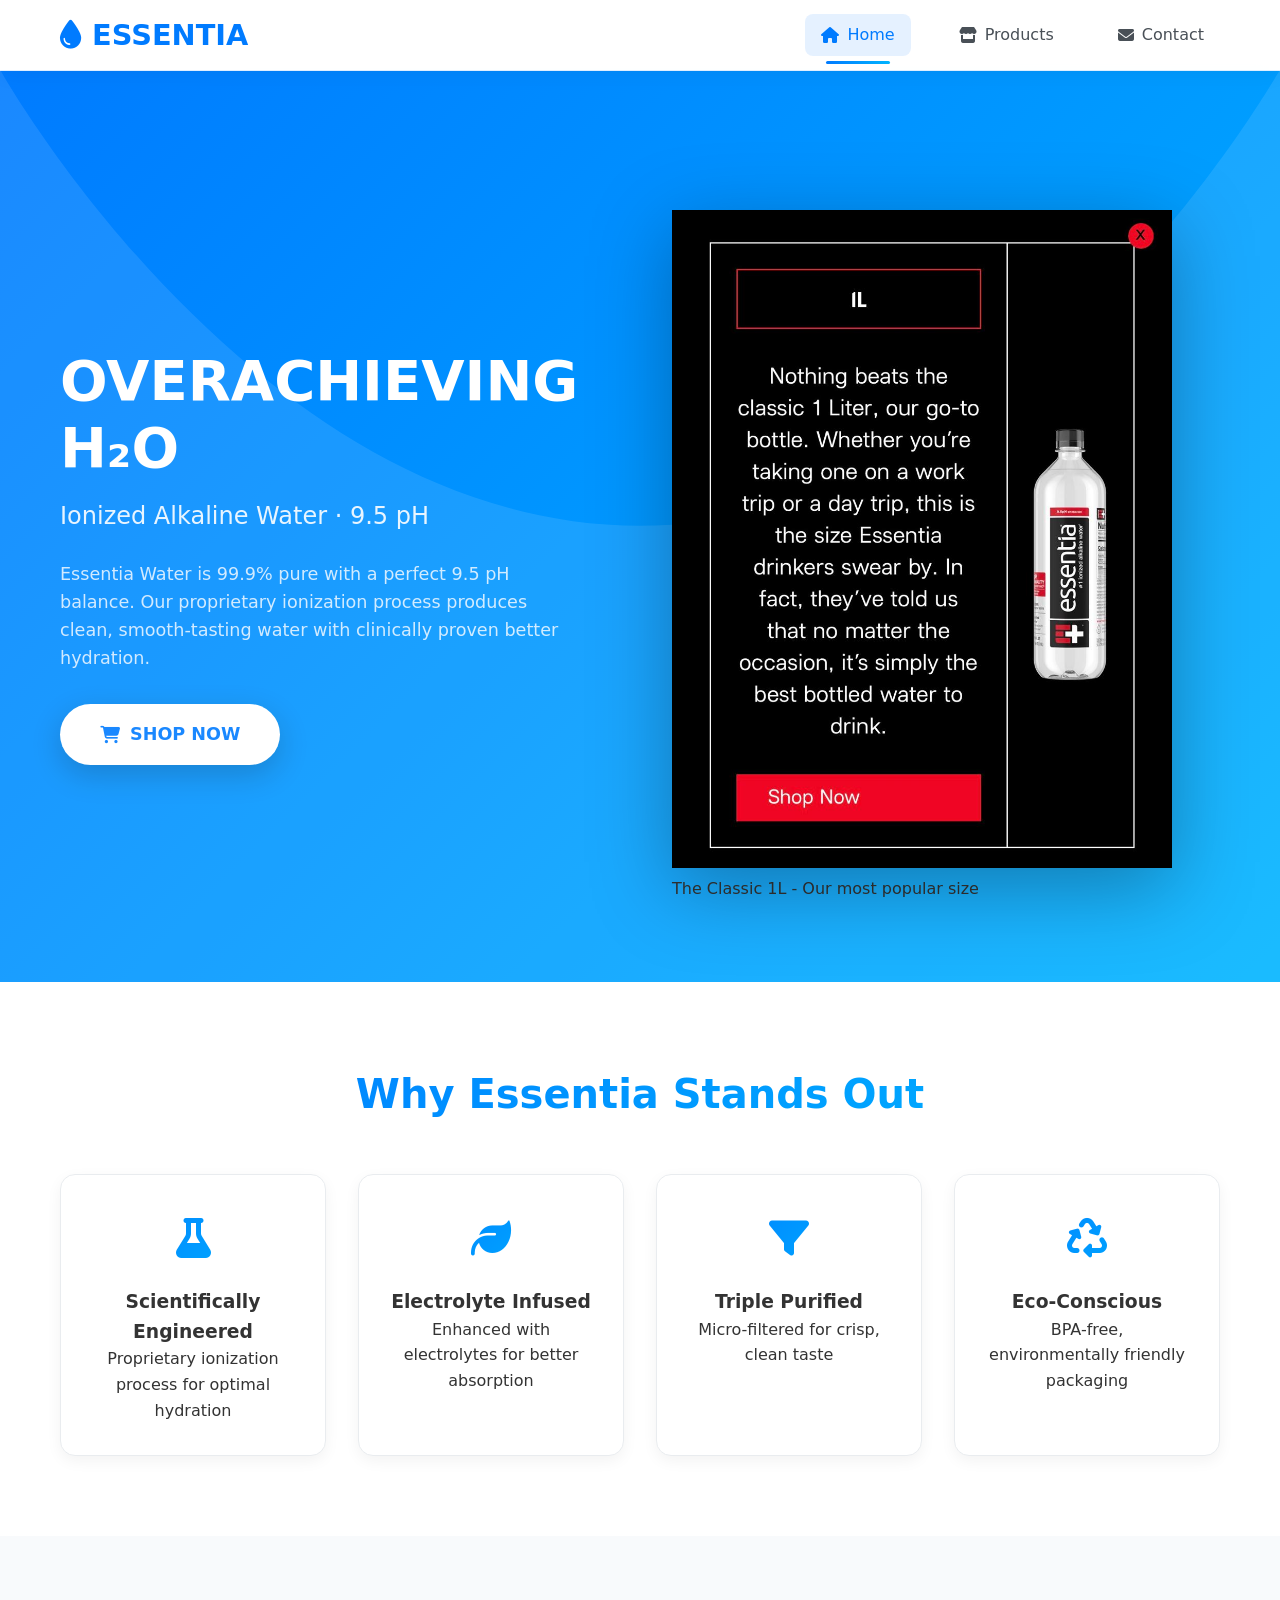
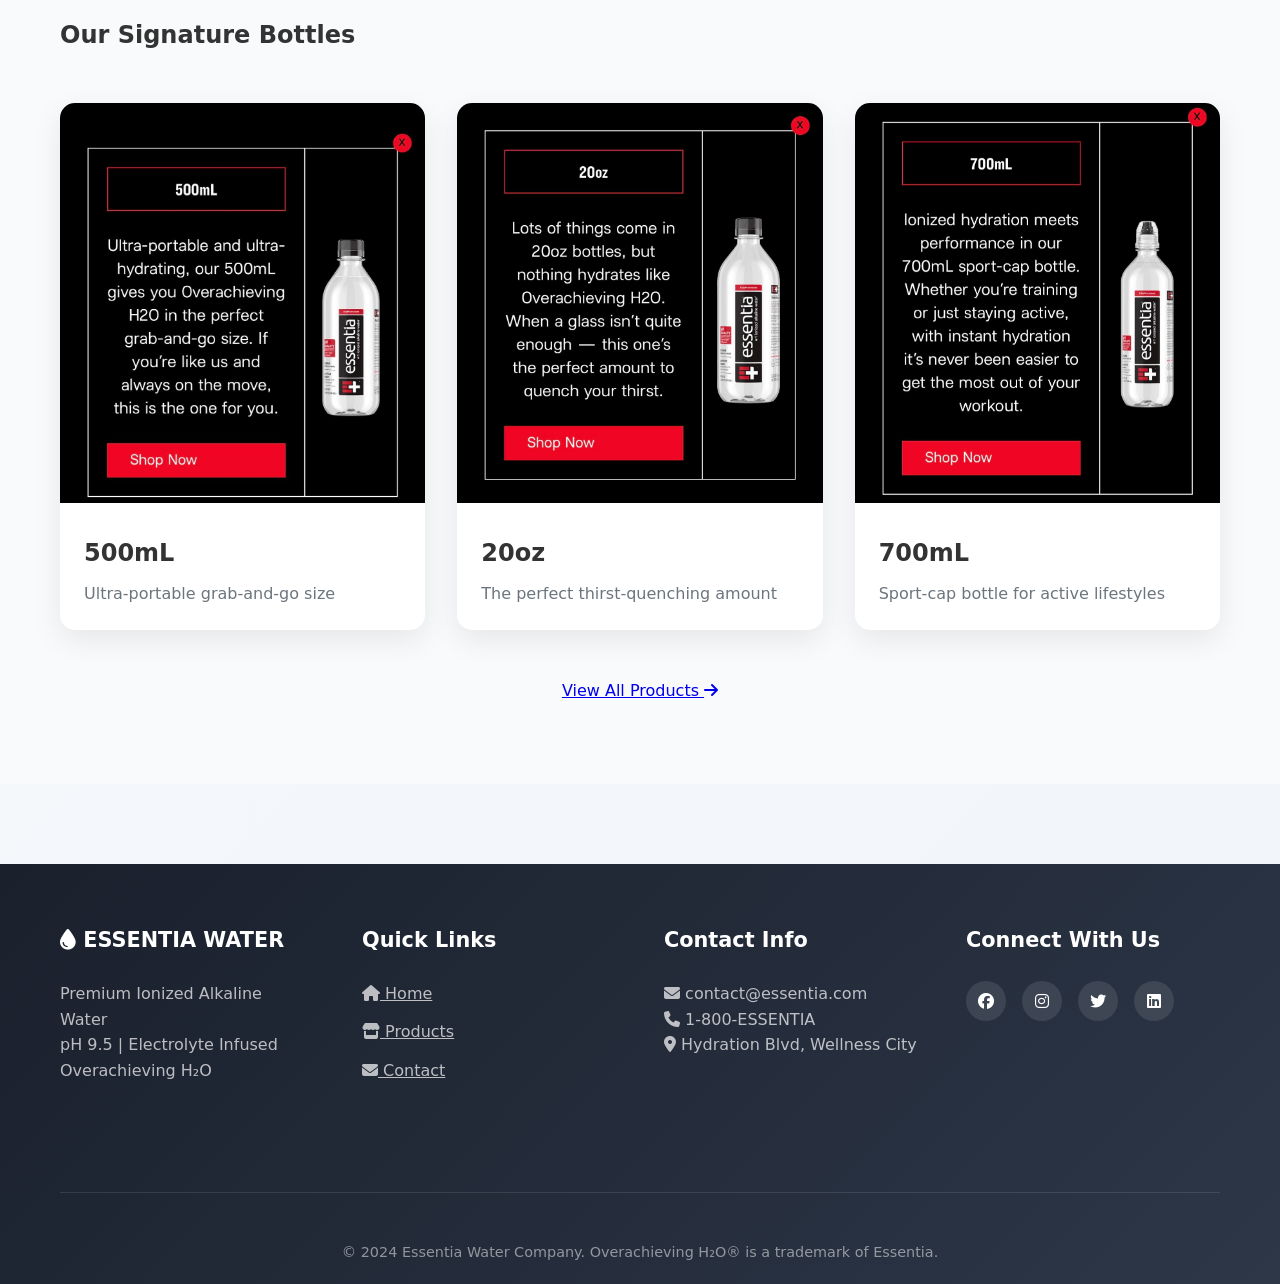
<file: index.html>
<!DOCTYPE html>
<html lang="en">
  <head>
    <meta charset="UTF-8" />
    <meta name="viewport" content="width=device-width, initial-scale=1.0" />
    <title>Essentia Water | Premium Alkaline Water</title>
    <link rel="stylesheet" href="style.css" />
    <link rel="preconnect" href="https://fonts.googleapis.com" />
    <link rel="preconnect" href="https://fonts.gstatic.com" crossorigin />
    <link
      href="https://fonts.googleapis.com/css2?family=Poppins:wght@300;400;500;600;700&family=Montserrat:wght@400;500;600;700&display=swap"
      rel="stylesheet"
    />
    <link
      rel="stylesheet"
      href="https://cdnjs.cloudflare.com/ajax/libs/font-awesome/6.4.0/css/all.min.css"
    />
  </head>
  <body>
    
    <header class="header">
      <div class="container">
        <div class="logo">
          <h1><i class="fas fa-tint"></i> ESSENTIA</h1>
          <!-- <span class="tagline">Overachieving H₂O · pH 9.5</span> -->
        </div>

        
        <nav class="navbar">
          <ul>
            <li>
              <a href="index.html" class="active"
                ><i class="fas fa-home"></i> Home</a
              >
            </li>
            <li>
              <a href="products.html"><i class="fas fa-store"></i> Products</a>
            </li>
            <li>
              <a href="contact.html"><i class="fas fa-envelope"></i> Contact</a>
            </li>
          </ul>
        </nav>
      </div>
    </header>

    
    <section class="hero">
      <div class="container hero-content">
        <div class="hero-text">
          <h2>OVERACHIEVING H₂O</h2>
          <h3>Ionized Alkaline Water · 9.5 pH</h3>
          <p>
            Essentia Water is 99.9% pure with a perfect 9.5 pH balance. Our
            proprietary ionization process produces clean, smooth-tasting water
            with clinically proven better hydration.
          </p>
          <a href="products.html" class="cta-button"
            ><i class="fas fa-shopping-cart"></i> SHOP NOW</a
          >
        </div>
        <div class="hero-image">
          <img
            src="assets/image/IMG_3877.jpeg.jpeg"
            alt="Essentia 1 Liter Alkaline Water Bottle"
            class="bottle-image"
          />
          <p class="image-caption">The Classic 1L - Our most popular size</p>
        </div>
      </div>
    </section>

    
    <section class="features">
      <div class="container">
        <h2>Why Essentia Stands Out</h2>
        <div class="features-grid">
          <div class="feature-card">
            <div class="feature-icon"><i class="fas fa-flask"></i></div>
            <h3>Scientifically Engineered</h3>
            <p>Proprietary ionization process for optimal hydration</p>
          </div>
          <div class="feature-card">
            <div class="feature-icon"><i class="fas fa-leaf"></i></div>
            <h3>Electrolyte Infused</h3>
            <p>Enhanced with electrolytes for better absorption</p>
          </div>
          <div class="feature-card">
            <div class="feature-icon"><i class="fas fa-filter"></i></div>
            <h3>Triple Purified</h3>
            <p>Micro-filtered for crisp, clean taste</p>
          </div>
          <div class="feature-card">
            <div class="feature-icon"><i class="fas fa-recycle"></i></div>
            <h3>Eco-Conscious</h3>
            <p>BPA-free, environmentally friendly packaging</p>
          </div>
        </div>
      </div>
    </section>

    
    <section class="product-preview">
      <div class="container">
        <h2>Our Signature Bottles</h2>
        <div class="preview-grid">
          <div class="preview-card">
            <img src="assets/image/IMG_3874.jpeg.jpeg" alt="500mL Essentia Water" />
            <h3>500mL</h3>
            <p>Ultra-portable grab-and-go size</p>
          </div>
          <div class="preview-card">
            <img src="assets/image/IMG_3875.jpeg.jpeg" alt="Essentia Water" />
            <h3>20oz</h3>
            <p>The perfect thirst-quenching amount</p>
          </div>
          <div class="preview-card">
            <img src="assets/image/IMG_3876.jpeg.jpeg" alt="700mL Essentia Water" />
            <h3>700mL</h3>
            <p>Sport-cap bottle for active lifestyles</p>
          </div>
        </div>
        <div class="text-center">
          <a href="products.html" class="secondary-button"
            >View All Products <i class="fas fa-arrow-right"></i
          ></a>
        </div>
      </div>
    </section>

    
    <footer class="footer">
      <div class="container">
        <div class="footer-section">
          <h3><i class="fas fa-tint"></i> ESSENTIA WATER</h3>
          <p>
            Premium Ionized Alkaline Water<br />pH 9.5 | Electrolyte Infused<br />Overachieving
            H₂O
          </p>
        </div>
        <div class="footer-section">
          <h3>Quick Links</h3>
          <ul>
            <li>
              <a href="index.html"><i class="fas fa-home"></i> Home</a>
            </li>
            <li>
              <a href="products.html"><i class="fas fa-store"></i> Products</a>
            </li>
            <li>
              <a href="contact.html"><i class="fas fa-envelope"></i> Contact</a>
            </li>
          </ul>
        </div>
        <div class="footer-section">
          <h3>Contact Info</h3>
          <p><i class="fas fa-envelope"></i> contact@essentia.com</p>
          <p><i class="fas fa-phone"></i> 1-800-ESSENTIA</p>
          <p>
            <i class="fas fa-map-marker-alt"></i> Hydration Blvd, Wellness City
          </p>
        </div>
        <div class="footer-section">
          <h3>Connect With Us</h3>
          <div class="social-icons">
            <a href="#"><i class="fab fa-facebook"></i></a>
            <a href="#"><i class="fab fa-instagram"></i></a>
            <a href="#"><i class="fab fa-twitter"></i></a>
            <a href="#"><i class="fab fa-linkedin"></i></a>
          </div>
        </div>
        <div class="footer-bottom">
          <p>
            &copy; 2024 Essentia Water Company. Overachieving H₂O® is a
            trademark of Essentia.
          </p>
        </div>
      </div>
    </footer>
  </body>
</html>
</file>
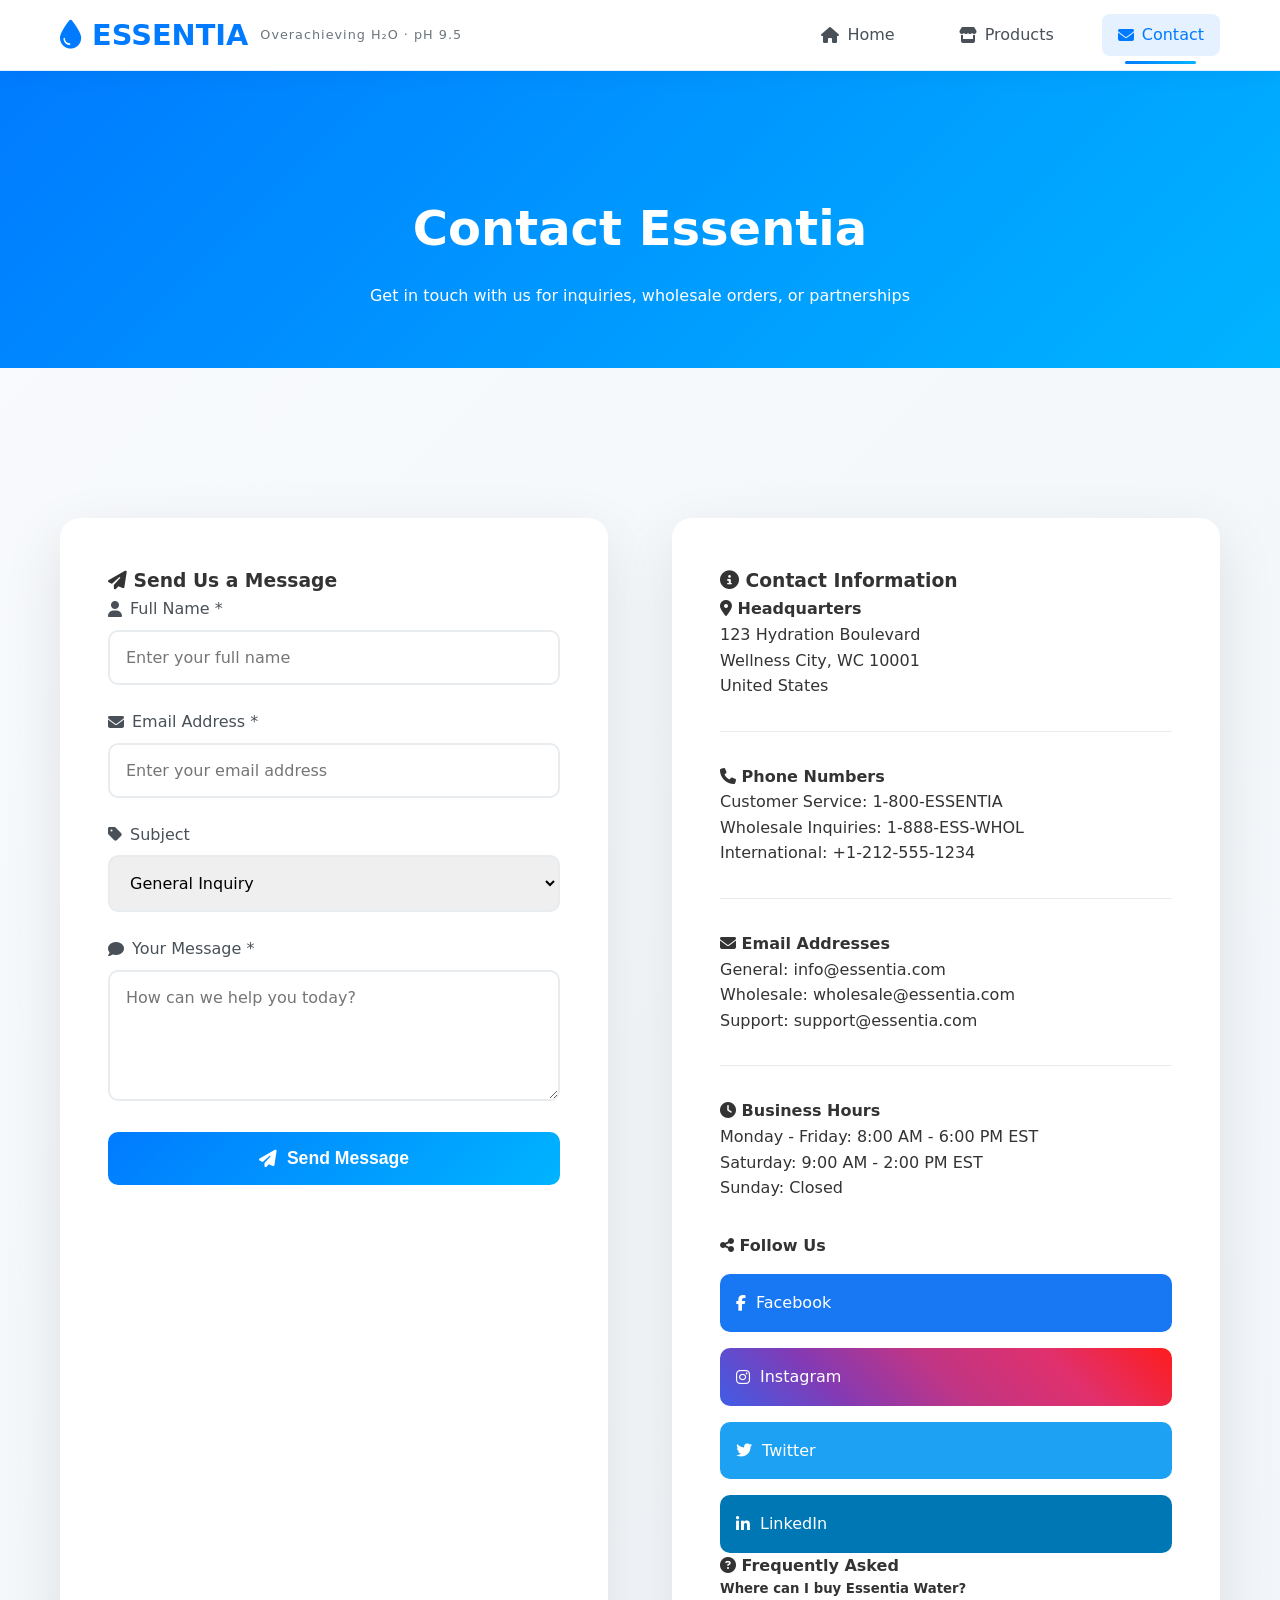
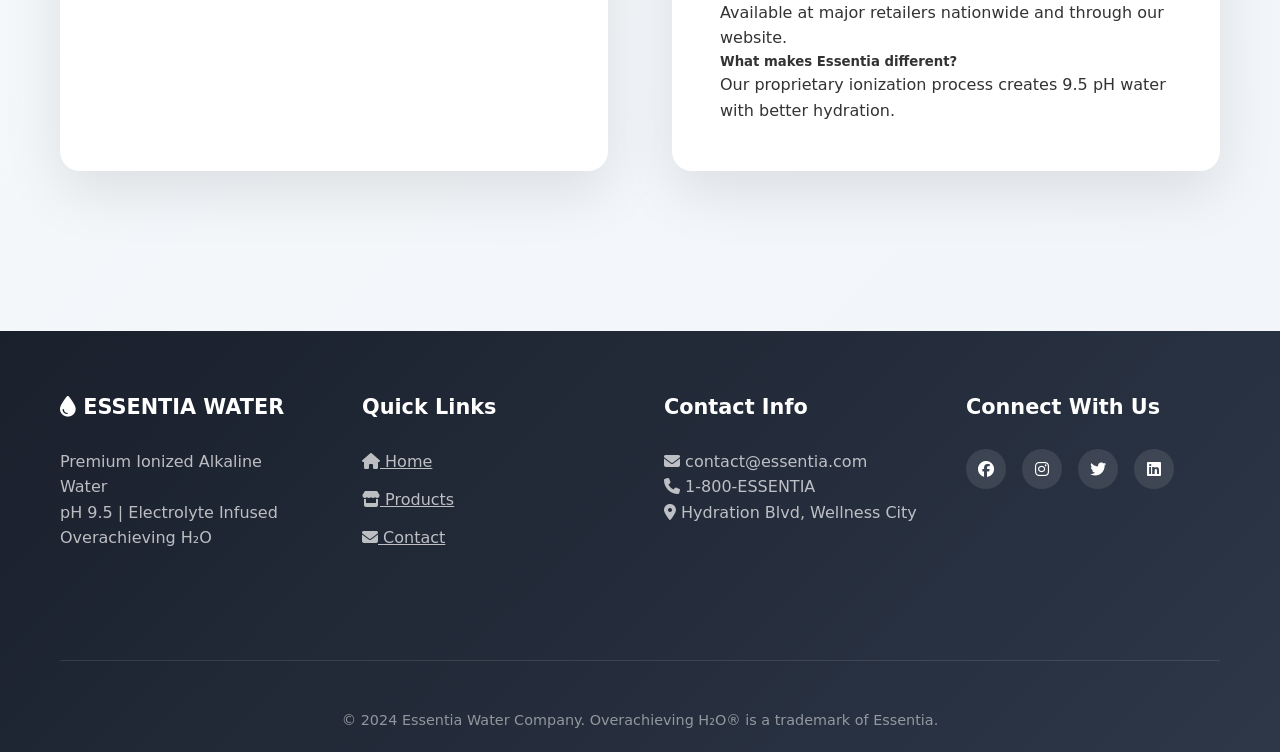
<file: contact.html>
<!DOCTYPE html>
<html lang="en">
<head>
    <meta charset="UTF-8">
    <meta name="viewport" content="width=device-width, initial-scale=1.0">
    <title>Contact Us | Essentia Water</title>
    <link rel="stylesheet" href="style.css">
    <link rel="preconnect" href="https://fonts.googleapis.com">
    <link rel="preconnect" href="https://fonts.gstatic.com" crossorigin>
    <link href="https://fonts.googleapis.com/css2?family=Poppins:wght@300;400;500;600;700&family=Montserrat:wght@400;500;600;700&display=swap" rel="stylesheet">
    <link rel="stylesheet" href="https://cdnjs.cloudflare.com/ajax/libs/font-awesome/6.4.0/css/all.min.css">
</head>
<body>
    
    <header class="header">
        <div class="container">
            <div class="logo">
                <h1><i class="fas fa-tint"></i> ESSENTIA</h1>
                <span class="tagline">Overachieving H₂O · pH 9.5</span>
            </div>
            
           
            <nav class="navbar">
                <ul>
                    <li><a href="index.html"><i class="fas fa-home"></i> Home</a></li>
                    <li><a href="products.html"><i class="fas fa-store"></i> Products</a></li>
                    <li><a href="contact.html" class="active"><i class="fas fa-envelope"></i> Contact</a></li>
                </ul>
            </nav>
        </div>
    </header>

    
    <section class="page-hero">
        <div class="container">
            <h2>Contact Essentia</h2>
            <p>Get in touch with us for inquiries, wholesale orders, or partnerships</p>
        </div>
    </section>

    
    <section class="contact-section">
        <div class="container">
            <div class="contact-grid">
                
                <div class="contact-form-container">
                    <h3><i class="fas fa-paper-plane"></i> Send Us a Message</h3>
                    <form class="contact-form">
                        <div class="form-group">
                            <label for="name"><i class="fas fa-user"></i> Full Name *</label>
                            <input type="text" id="name" name="name" placeholder="Enter your full name" required>
                        </div>
                        
                        <div class="form-group">
                            <label for="email"><i class="fas fa-envelope"></i> Email Address *</label>
                            <input type="email" id="email" name="email" placeholder="Enter your email address" required>
                        </div>
                        
                        <div class="form-group">
                            <label for="subject"><i class="fas fa-tag"></i> Subject</label>
                            <select id="subject" name="subject">
                                <option value="general">General Inquiry</option>
                                <option value="wholesale">Wholesale Order</option>
                                <option value="partnership">Partnership Opportunity</option>
                                <option value="support">Customer Support</option>
                                <option value="other">Other</option>
                            </select>
                        </div>
                        
                        <div class="form-group">
                            <label for="message"><i class="fas fa-comment"></i> Your Message *</label>
                            <textarea id="message" name="message" rows="5" placeholder="How can we help you today?" required></textarea>
                        </div>
                        
                        <button type="submit" class="submit-button"><i class="fas fa-paper-plane"></i> Send Message</button>
                    </form>
                </div>

                
                <div class="contact-info-container">
                    <h3><i class="fas fa-info-circle"></i> Contact Information</h3>
                    
                    <div class="contact-details">
                        <div class="contact-item">
                            <h4><i class="fas fa-map-marker-alt"></i> Headquarters</h4>
                            <p>123 Hydration Boulevard<br>Wellness City, WC 10001<br>United States</p>
                        </div>
                        
                        <div class="contact-item">
                            <h4><i class="fas fa-phone"></i> Phone Numbers</h4>
                            <p>Customer Service: 1-800-ESSENTIA<br>Wholesale Inquiries: 1-888-ESS-WHOL<br>International: +1-212-555-1234</p>
                        </div>
                        
                        <div class="contact-item">
                            <h4><i class="fas fa-envelope"></i> Email Addresses</h4>
                            <p>General: info@essentia.com<br>Wholesale: wholesale@essentia.com<br>Support: support@essentia.com</p>
                        </div>
                        
                        <div class="contact-item">
                            <h4><i class="fas fa-clock"></i> Business Hours</h4>
                            <p>Monday - Friday: 8:00 AM - 6:00 PM EST<br>Saturday: 9:00 AM - 2:00 PM EST<br>Sunday: Closed</p>
                        </div>
                    </div>

                    
                    <div class="social-section">
                        <h4><i class="fas fa-share-alt"></i> Follow Us</h4>
                        <div class="social-links">
                            <a href="#" class="social-link facebook"><i class="fab fa-facebook-f"></i> Facebook</a>
                            <a href="#" class="social-link instagram"><i class="fab fa-instagram"></i> Instagram</a>
                            <a href="#" class="social-link twitter"><i class="fab fa-twitter"></i> Twitter</a>
                            <a href="#" class="social-link linkedin"><i class="fab fa-linkedin-in"></i> LinkedIn</a>
                        </div>
                    </div>

                    
                    <div class="faq-preview">
                        <h4><i class="fas fa-question-circle"></i> Frequently Asked</h4>
                        <div class="faq-item">
                            <h5>Where can I buy Essentia Water?</h5>
                            <p>Available at major retailers nationwide and through our website.</p>
                        </div>
                        <div class="faq-item">
                            <h5>What makes Essentia different?</h5>
                            <p>Our proprietary ionization process creates 9.5 pH water with better hydration.</p>
                        </div>
                    </div>
                </div>
            </div>
        </div>
    </section>

   
    <footer class="footer">
        <div class="container">
            <div class="footer-section">
                <h3><i class="fas fa-tint"></i> ESSENTIA WATER</h3>
                <p>Premium Ionized Alkaline Water<br>pH 9.5 | Electrolyte Infused<br>Overachieving H₂O</p>
            </div>
            <div class="footer-section">
                <h3>Quick Links</h3>
                <ul>
                    <li><a href="index.html"><i class="fas fa-home"></i> Home</a></li>
                    <li><a href="products.html"><i class="fas fa-store"></i> Products</a></li>
                    <li><a href="contact.html"><i class="fas fa-envelope"></i> Contact</a></li>
                </ul>
            </div>
            <div class="footer-section">
                <h3>Contact Info</h3>
                <p><i class="fas fa-envelope"></i> contact@essentia.com</p>
                <p><i class="fas fa-phone"></i> 1-800-ESSENTIA</p>
                <p><i class="fas fa-map-marker-alt"></i> Hydration Blvd, Wellness City</p>
            </div>
            <div class="footer-section">
                <h3>Connect With Us</h3>
                <div class="social-icons">
                    <a href="#"><i class="fab fa-facebook"></i></a>
                    <a href="#"><i class="fab fa-instagram"></i></a>
                    <a href="#"><i class="fab fa-twitter"></i></a>
                    <a href="#"><i class="fab fa-linkedin"></i></a>
                </div>
            </div>
            <div class="footer-bottom">
                <p>&copy; 2024 Essentia Water Company. Overachieving H₂O® is a trademark of Essentia.</p>
            </div>
        </div>
    </footer>
</body>
</html>
</file>
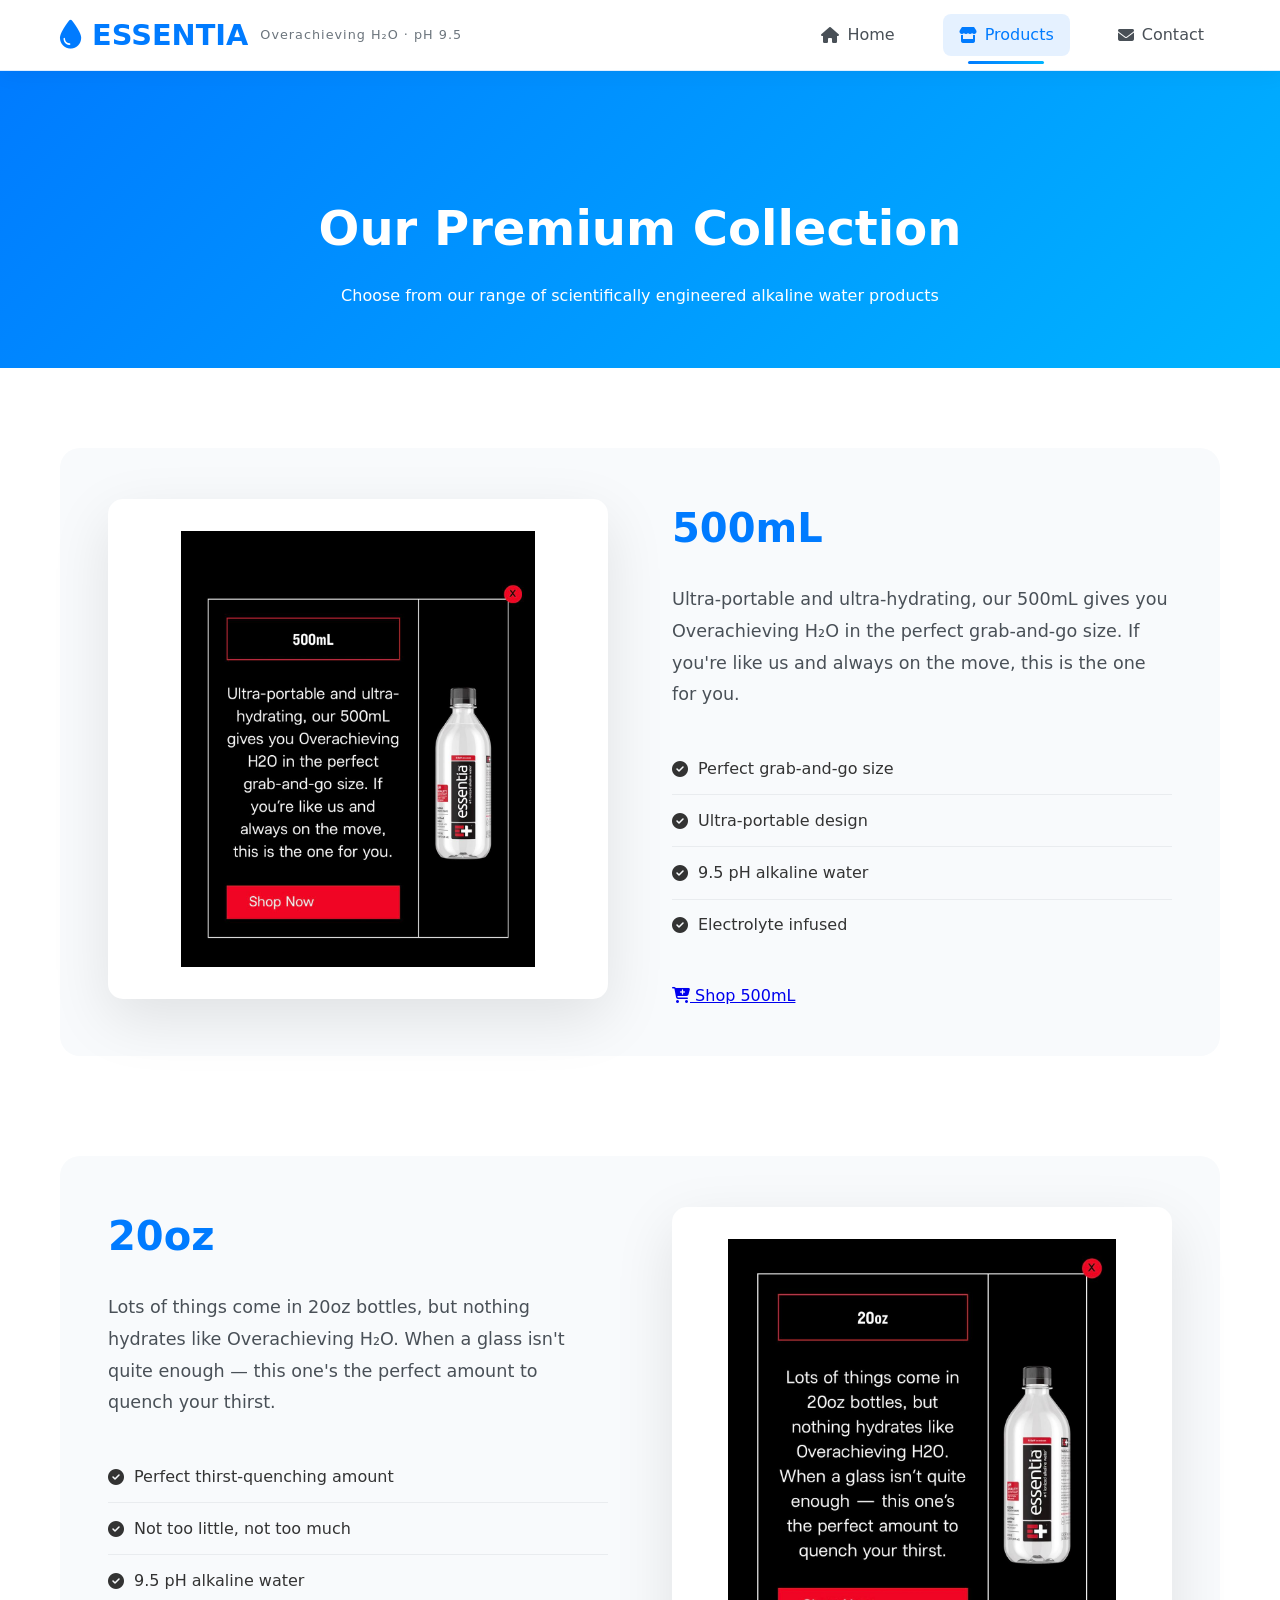
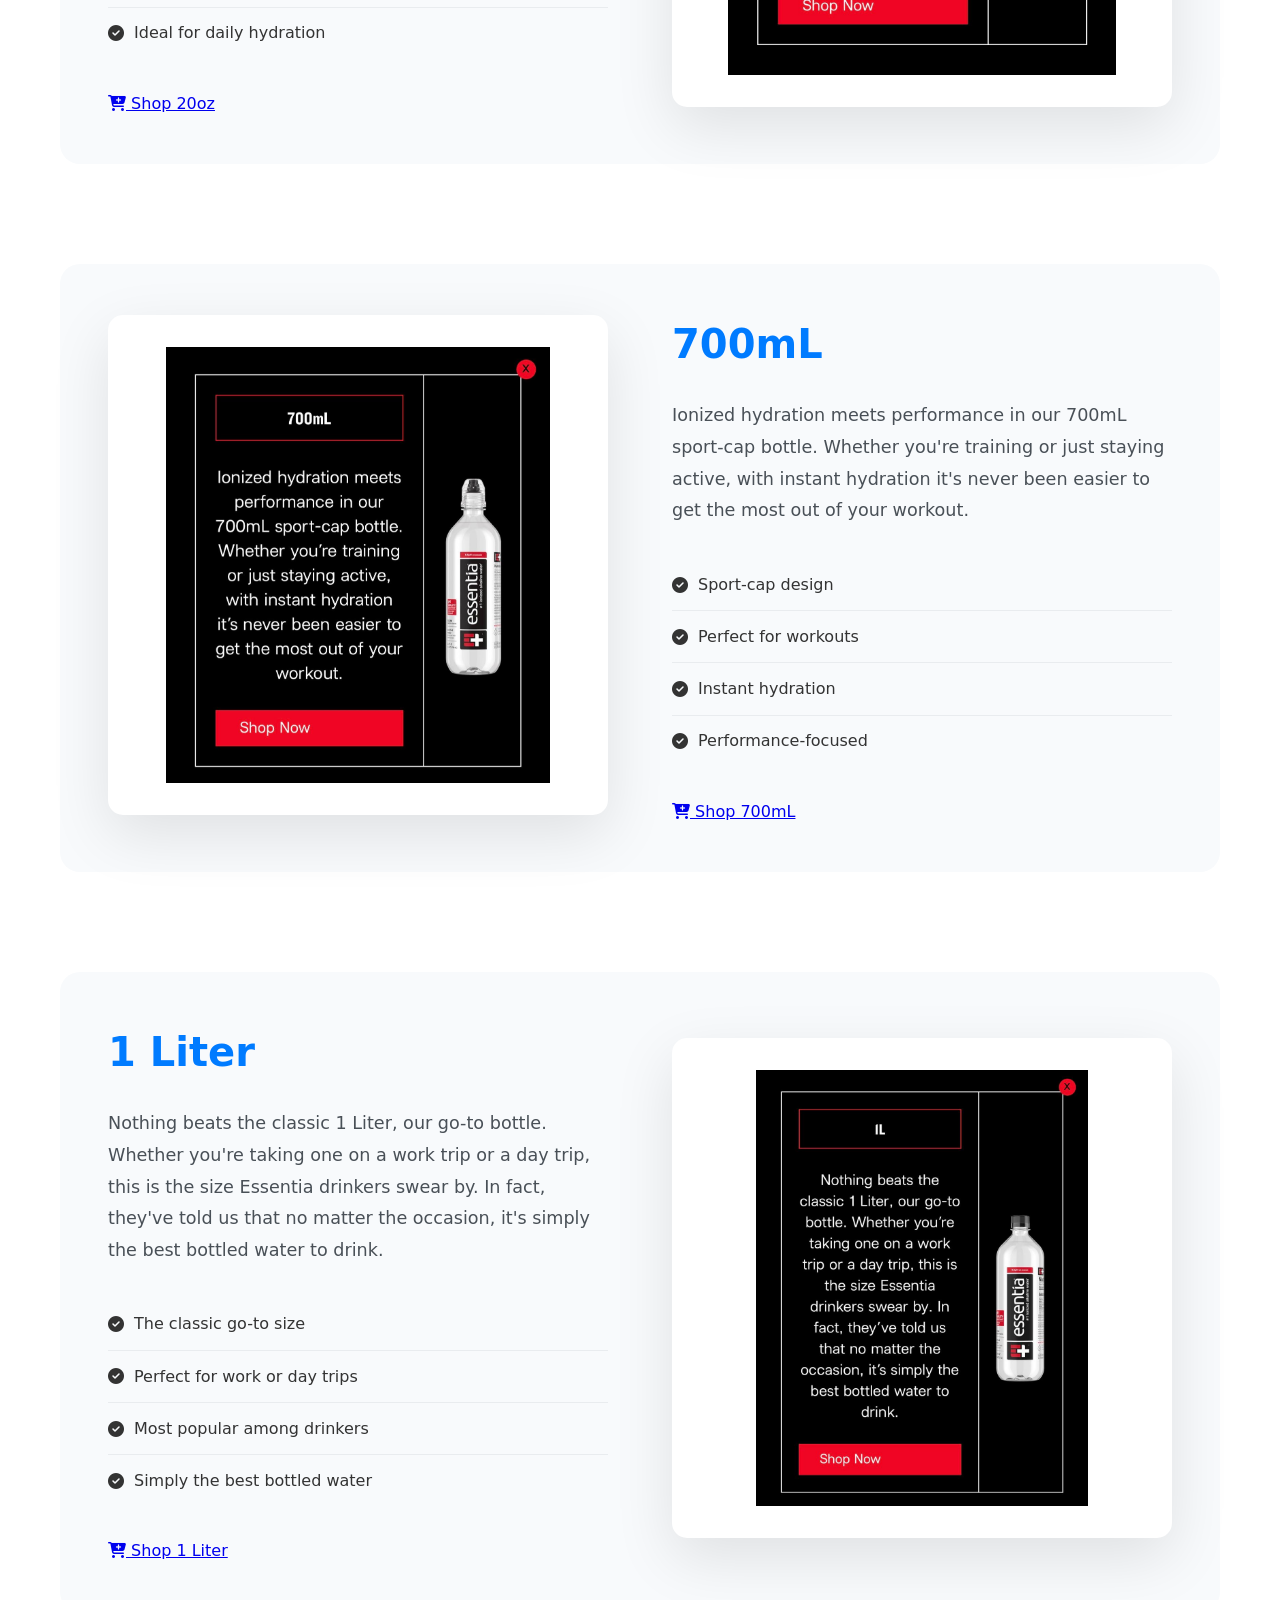
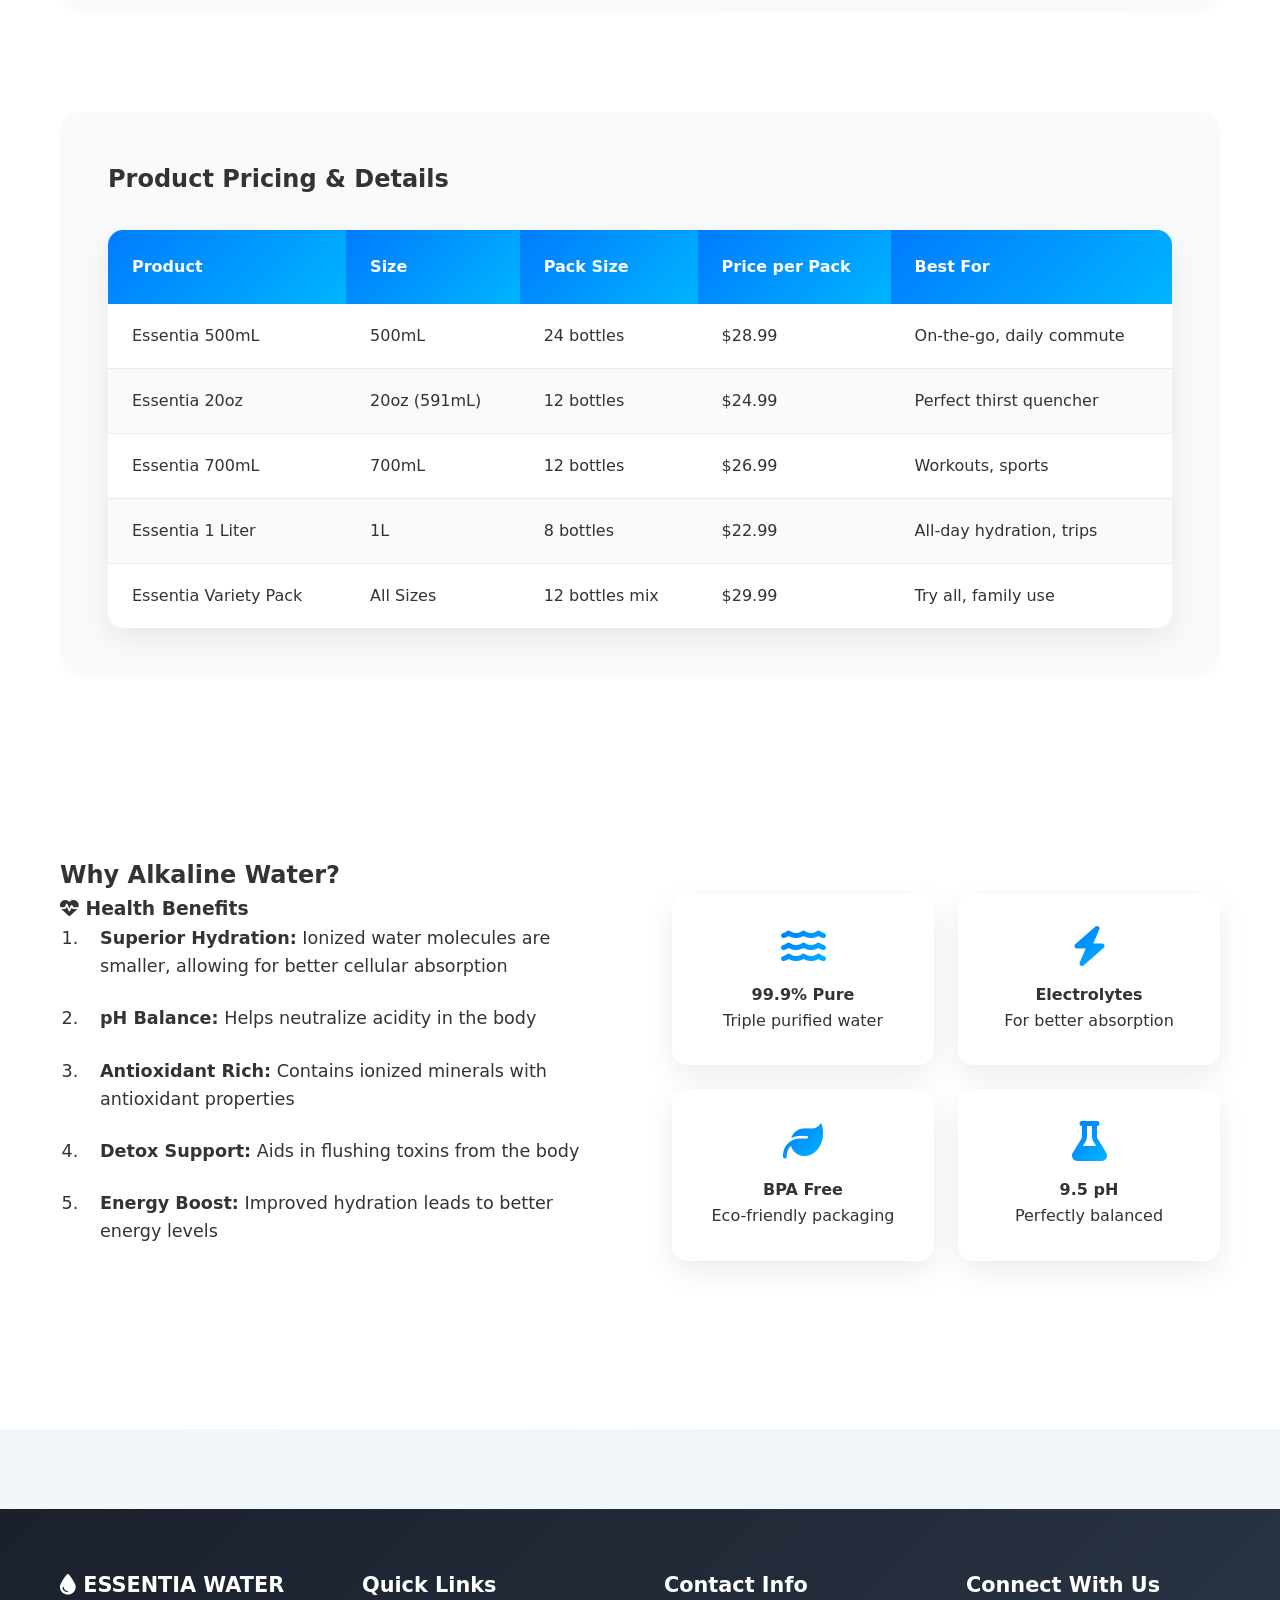
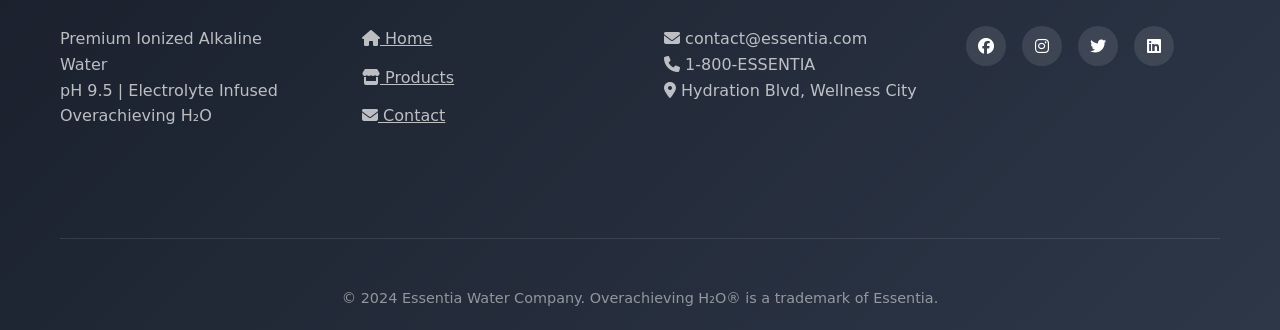
<file: products.html>
<!DOCTYPE html>
<html lang="en">
<head>
    <meta charset="UTF-8">
    <meta name="viewport" content="width=device-width, initial-scale=1.0">
    <title>Our Products | Essentia Water</title>
    <link rel="stylesheet" href="style.css">
    <link rel="preconnect" href="https://fonts.googleapis.com">
    <link rel="preconnect" href="https://fonts.gstatic.com" crossorigin>
    <link href="https://fonts.googleapis.com/css2?family=Poppins:wght@300;400;500;600;700&family=Montserrat:wght@400;500;600;700&display=swap" rel="stylesheet">
    <link rel="stylesheet" href="https://cdnjs.cloudflare.com/ajax/libs/font-awesome/6.4.0/css/all.min.css">
</head>
<body>
   
    <header class="header">
        <div class="container">
            <div class="logo">
                <h1><i class="fas fa-tint"></i> ESSENTIA</h1>
                <span class="tagline">Overachieving H₂O · pH 9.5</span>
            </div>
            
            
            <nav class="navbar">
                <ul>
                    <li><a href="index.html"><i class="fas fa-home"></i> Home</a></li>
                    <li><a href="products.html" class="active"><i class="fas fa-store"></i> Products</a></li>
                    <li><a href="contact.html"><i class="fas fa-envelope"></i> Contact</a></li>
                </ul>
            </nav>
        </div>
    </header>

    
    <section class="page-hero">
        <div class="container">
            <h2>Our Premium Collection</h2>
            <p>Choose from our range of scientifically engineered alkaline water products</p>
        </div>
    </section>

   
    <section class="all-products">
        <div class="container">
            
            <div class="product-detail">
                <div class="product-image">
                    <img src="assets/image/IMG_3874.jpeg.jpeg" alt="Essentia 500mL Alkaline Water Bottle">
                </div>
                <div class="product-info">
                    <h2>500mL</h2>
                    <p class="product-description">Ultra-portable and ultra-hydrating, our 500mL gives you Overachieving H₂O in the perfect grab-and-go size. If you're like us and always on the move, this is the one for you.</p>
                    <ul class="product-features">
                        <li><i class="fas fa-check-circle"></i> Perfect grab-and-go size</li>
                        <li><i class="fas fa-check-circle"></i> Ultra-portable design</li>
                        <li><i class="fas fa-check-circle"></i> 9.5 pH alkaline water</li>
                        <li><i class="fas fa-check-circle"></i> Electrolyte infused</li>
                    </ul>
                    <a href="#" class="buy-button"><i class="fas fa-cart-plus"></i> Shop 500mL</a>
                </div>
            </div>

           
            <div class="product-detail reverse">
                <div class="product-image">
                    <img src="assets/image/IMG_3875.jpeg.jpeg" alt="Essentia 20oz Alkaline Water Bottle">
                </div>
                <div class="product-info">
                    <h2>20oz</h2>
                    <p class="product-description">Lots of things come in 20oz bottles, but nothing hydrates like Overachieving H₂O. When a glass isn't quite enough — this one's the perfect amount to quench your thirst.</p>
                    <ul class="product-features">
                        <li><i class="fas fa-check-circle"></i> Perfect thirst-quenching amount</li>
                        <li><i class="fas fa-check-circle"></i> Not too little, not too much</li>
                        <li><i class="fas fa-check-circle"></i> 9.5 pH alkaline water</li>
                        <li><i class="fas fa-check-circle"></i> Ideal for daily hydration</li>
                    </ul>
                    <a href="#" class="buy-button"><i class="fas fa-cart-plus"></i> Shop 20oz</a>
                </div>
            </div>

            
            <div class="product-detail">
                <div class="product-image">
                    <img src="assets/image/IMG_3876.jpeg.jpeg" alt="Essentia 700mL Alkaline Water Bottle">
                </div>
                <div class="product-info">
                    <h2>700mL</h2>
                    <p class="product-description">Ionized hydration meets performance in our 700mL sport-cap bottle. Whether you're training or just staying active, with instant hydration it's never been easier to get the most out of your workout.</p>
                    <ul class="product-features">
                        <li><i class="fas fa-check-circle"></i> Sport-cap design</li>
                        <li><i class="fas fa-check-circle"></i> Perfect for workouts</li>
                        <li><i class="fas fa-check-circle"></i> Instant hydration</li>
                        <li><i class="fas fa-check-circle"></i> Performance-focused</li>
                    </ul>
                    <a href="#" class="buy-button"><i class="fas fa-cart-plus"></i> Shop 700mL</a>
                </div>
            </div>

            
            <div class="product-detail reverse">
                <div class="product-image">
                    <img src="assets/image/IMG_3877.jpeg.jpeg" alt="Essentia 1 Liter Alkaline Water Bottle">
                </div>
                <div class="product-info">
                    <h2>1 Liter</h2>
                    <p class="product-description">Nothing beats the classic 1 Liter, our go-to bottle. Whether you're taking one on a work trip or a day trip, this is the size Essentia drinkers swear by. In fact, they've told us that no matter the occasion, it's simply the best bottled water to drink.</p>
                    <ul class="product-features">
                        <li><i class="fas fa-check-circle"></i> The classic go-to size</li>
                        <li><i class="fas fa-check-circle"></i> Perfect for work or day trips</li>
                        <li><i class="fas fa-check-circle"></i> Most popular among drinkers</li>
                        <li><i class="fas fa-check-circle"></i> Simply the best bottled water</li>
                    </ul>
                    <a href="#" class="buy-button"><i class="fas fa-cart-plus"></i> Shop 1 Liter</a>
                </div>
            </div>

            
            <div class="pricing-section">
                <h2>Product Pricing & Details</h2>
                <table class="pricing-table">
                    <thead>
                        <tr>
                            <th>Product</th>
                            <th>Size</th>
                            <th>Pack Size</th>
                            <th>Price per Pack</th>
                            <th>Best For</th>
                        </tr>
                    </thead>
                    <tbody>
                        <tr>
                            <td>Essentia 500mL</td>
                            <td>500mL</td>
                            <td>24 bottles</td>
                            <td>$28.99</td>
                            <td>On-the-go, daily commute</td>
                        </tr>
                        <tr>
                            <td>Essentia 20oz</td>
                            <td>20oz (591mL)</td>
                            <td>12 bottles</td>
                            <td>$24.99</td>
                            <td>Perfect thirst quencher</td>
                        </tr>
                        <tr>
                            <td>Essentia 700mL</td>
                            <td>700mL</td>
                            <td>12 bottles</td>
                            <td>$26.99</td>
                            <td>Workouts, sports</td>
                        </tr>
                        <tr>
                            <td>Essentia 1 Liter</td>
                            <td>1L</td>
                            <td>8 bottles</td>
                            <td>$22.99</td>
                            <td>All-day hydration, trips</td>
                        </tr>
                        <tr>
                            <td>Essentia Variety Pack</td>
                            <td>All Sizes</td>
                            <td>12 bottles mix</td>
                            <td>$29.99</td>
                            <td>Try all, family use</td>
                        </tr>
                    </tbody>
                </table>
            </div>

            
            <div class="benefits">
                <h2>Why Alkaline Water?</h2>
                <div class="benefits-content">
                    <div class="benefits-list">
                        <h3><i class="fas fa-heartbeat"></i> Health Benefits</h3>
                        <ol>
                            <li><strong>Superior Hydration:</strong> Ionized water molecules are smaller, allowing for better cellular absorption</li>
                            <li><strong>pH Balance:</strong> Helps neutralize acidity in the body</li>
                            <li><strong>Antioxidant Rich:</strong> Contains ionized minerals with antioxidant properties</li>
                            <li><strong>Detox Support:</strong> Aids in flushing toxins from the body</li>
                            <li><strong>Energy Boost:</strong> Improved hydration leads to better energy levels</li>
                        </ol>
                    </div>
                    <div class="benefits-image">
                        <div class="benefit-card">
                            <i class="fas fa-water"></i>
                            <h4>99.9% Pure</h4>
                            <p>Triple purified water</p>
                        </div>
                        <div class="benefit-card">
                            <i class="fas fa-bolt"></i>
                            <h4>Electrolytes</h4>
                            <p>For better absorption</p>
                        </div>
                        <div class="benefit-card">
                            <i class="fas fa-leaf"></i>
                            <h4>BPA Free</h4>
                            <p>Eco-friendly packaging</p>
                        </div>
                        <div class="benefit-card">
                            <i class="fas fa-flask"></i>
                            <h4>9.5 pH</h4>
                            <p>Perfectly balanced</p>
                        </div>
                    </div>
                </div>
            </div>
        </div>
    </section>

    
    <footer class="footer">
        <div class="container">
            <div class="footer-section">
                <h3><i class="fas fa-tint"></i> ESSENTIA WATER</h3>
                <p>Premium Ionized Alkaline Water<br>pH 9.5 | Electrolyte Infused<br>Overachieving H₂O</p>
            </div>
            <div class="footer-section">
                <h3>Quick Links</h3>
                <ul>
                    <li><a href="index.html"><i class="fas fa-home"></i> Home</a></li>
                    <li><a href="products.html"><i class="fas fa-store"></i> Products</a></li>
                    <li><a href="contact.html"><i class="fas fa-envelope"></i> Contact</a></li>
                </ul>
            </div>
            <div class="footer-section">
                <h3>Contact Info</h3>
                <p><i class="fas fa-envelope"></i> contact@essentia.com</p>
                <p><i class="fas fa-phone"></i> 1-800-ESSENTIA</p>
                <p><i class="fas fa-map-marker-alt"></i> Hydration Blvd, Wellness City</p>
            </div>
            <div class="footer-section">
                <h3>Connect With Us</h3>
                <div class="social-icons">
                    <a href="#"><i class="fab fa-facebook"></i></a>
                    <a href="#"><i class="fab fa-instagram"></i></a>
                    <a href="#"><i class="fab fa-twitter"></i></a>
                    <a href="#"><i class="fab fa-linkedin"></i></a>
                </div>
            </div>
            <div class="footer-bottom">
                <p>&copy; 2024 Essentia Water Company. Overachieving H₂O® is a trademark of Essentia.</p>
            </div>
        </div>
    </footer>
</body>
</html>
</file>
<file: style.css>
* {
    margin: 0;
    padding: 0;
    box-sizing: border-box;
}

body {
    font-family: 'Segoe UI', system-ui, -apple-system, sans-serif;
    line-height: 1.6;
    color: #333;
    background: linear-gradient(135deg, #f8fafc 0%, #f1f5f9 100%);
    min-height: 100vh;
}

.container {
    max-width: 1200px;
    margin: 0 auto;
    padding: 0 20px;
}


.header {
    background: rgba(255, 255, 255, 0.95);
    backdrop-filter: blur(10px);
    border-bottom: 1px solid rgba(0, 123, 255, 0.1);
    position: fixed;
    top: 0;
    left: 0;
    right: 0;
    z-index: 1000;
    box-shadow: 0 4px 20px rgba(0, 0, 0, 0.05);
}

.header .container {
    display: flex;
    justify-content: space-between;
    align-items: center;
    padding: 1rem 20px;
    height: 70px;
}

.logo {
    display: flex;
    align-items: center;
    gap: 12px;
}

.logo-icon {
    background: linear-gradient(135deg, #007bff, #0056b3);
    width: 40px;
    height: 40px;
    border-radius: 10px;
    display: flex;
    align-items: center;
    justify-content: center;
    color: white;
    font-size: 20px;
}

.logo-text {
    display: flex;
    flex-direction: column;
}

.logo h1 {
    font-size: 1.8rem;
    font-weight: 700;
    color: #007bff;
    margin: 0;
}

.tagline {
    font-size: 0.8rem;
    color: #6c757d;
    font-weight: 500;
    letter-spacing: 1px;
}


.navbar ul {
    display: flex;
    list-style: none;
    gap: 2rem;
    margin: 0;
}

.navbar a {
    text-decoration: none;
    color: #495057;
    font-weight: 500;
    font-size: 1rem;
    padding: 0.5rem 1rem;
    border-radius: 8px;
    transition: all 0.3s ease;
    display: flex;
    align-items: center;
    gap: 8px;
    position: relative;
}

.navbar a:hover {
    color: #007bff;
    background: rgba(0, 123, 255, 0.05);
}

.navbar a.active {
    color: #007bff;
    background: rgba(0, 123, 255, 0.1);
}

.navbar a.active::after {
    content: '';
    position: absolute;
    bottom: -8px;
    left: 20%;
    width: 60%;
    height: 3px;
    background: linear-gradient(90deg, #007bff, #00b4ff);
    border-radius: 3px;
}


.hero {
    background: linear-gradient(135deg, #007bff 0%, #00b4ff 100%);
    padding: 140px 0 80px;
    margin-top: 70px;
    position: relative;
    overflow: hidden;
}

.hero::before {
    content: '';
    position: absolute;
    top: 0;
    left: 0;
    right: 0;
    bottom: 0;
    background: url('data:image/svg+xml,<svg xmlns="http://www.w3.org/2000/svg" viewBox="0 0 1000 100" preserveAspectRatio="none"><path d="M0,0V100H1000V0C1000,0 800,50 500,50S0,0 0,0Z" fill="white"/></svg>');
    background-size: 100% auto;
    background-position: bottom;
    background-repeat: no-repeat;
    opacity: 0.1;
}

.hero-content {
    display: grid;
    grid-template-columns: 1fr 1fr;
    gap: 4rem;
    align-items: center;
}

.hero-text h2 {
    font-size: 3.5rem;
    color: white;
    margin-bottom: 1rem;
    font-weight: 800;
    line-height: 1.2;
}

.hero-text h3 {
    font-size: 1.5rem;
    color: rgba(255, 255, 255, 0.9);
    margin-bottom: 1.5rem;
    font-weight: 400;
}

.hero-text p {
    font-size: 1.1rem;
    color: rgba(255, 255, 255, 0.8);
    margin-bottom: 2rem;
    max-width: 500px;
}

.cta-button {
    display: inline-flex;
    align-items: center;
    gap: 10px;
    background: white;
    color: #007bff;
    padding: 1rem 2.5rem;
    border-radius: 50px;
    text-decoration: none;
    font-weight: 600;
    font-size: 1.1rem;
    transition: all 0.3s ease;
    border: none;
    cursor: pointer;
    box-shadow: 0 10px 30px rgba(0, 0, 0, 0.2);
}

.cta-button:hover {
    transform: translateY(-5px);
    box-shadow: 0 15px 40px rgba(0, 0, 0, 0.3);
}

.hero-image {
    position: relative;
}

.bottle-image {
    width: 100%;
    max-width: 500px;
    height: auto;
    filter: drop-shadow(0 20px 40px rgba(0, 0, 0, 0.3));
    animation: float 3s ease-in-out infinite;
}

@keyframes float {
    0%, 100% { transform: translateY(0); }
    50% { transform: translateY(-20px); }
}


.features {
    padding: 80px 0;
    background: white;
}

.features h2 {
    text-align: center;
    font-size: 2.5rem;
    margin-bottom: 3rem;
    background: linear-gradient(135deg, #007bff, #00b4ff);
    -webkit-background-clip: text;
    -webkit-text-fill-color: transparent;
}

.features-grid {
    display: grid;
    grid-template-columns: repeat(auto-fit, minmax(250px, 1fr));
    gap: 2rem;
}

.feature-card {
    background: white;
    padding: 2rem;
    border-radius: 15px;
    text-align: center;
    transition: all 0.3s ease;
    border: 1px solid #e9ecef;
    box-shadow: 0 5px 15px rgba(0, 0, 0, 0.05);
}

.feature-card:hover {
    transform: translateY(-10px);
    box-shadow: 0 15px 30px rgba(0, 123, 255, 0.1);
    border-color: #007bff;
}

.feature-icon {
    font-size: 2.5rem;
    margin-bottom: 1rem;
    background: linear-gradient(135deg, #007bff, #00b4ff);
    -webkit-background-clip: text;
    -webkit-text-fill-color: transparent;
}


.product-preview {
    padding: 80px 0;
    background: #f8fafc;
}

.preview-grid {
    display: grid;
    grid-template-columns: repeat(auto-fit, minmax(300px, 1fr));
    gap: 2rem;
    margin: 3rem 0;
}

.preview-card {
    background: white;
    border-radius: 15px;
    overflow: hidden;
    transition: all 0.3s ease;
    box-shadow: 0 10px 30px rgba(0, 0, 0, 0.08);
}

.preview-card:hover {
    transform: translateY(-10px);
    box-shadow: 0 20px 40px rgba(0, 0, 0, 0.15);
}

.preview-card img {
    width: 100%;
    height:400px;
    object-fit: cover;
}

.preview-card h3 {
    padding: 1.5rem 1.5rem 0.5rem;
    font-size: 1.5rem;
}

.preview-card p {
    padding: 0 1.5rem 1.5rem;
    color: #6c757d;
}


.page-hero {
    background: linear-gradient(135deg, #007bff 0%, #00b4ff 100%);
    color: white;
    padding: 120px 0 60px;
    margin-top: 70px;
    text-align: center;
}

.page-hero h2 {
    color: white;
    font-size: 3rem;
    margin-bottom: 1rem;
}

.all-products {
    padding: 80px 0;
    background: white;
}

.product-detail {
    display: grid;
    grid-template-columns: 1fr 1fr;
    gap: 4rem;
    align-items: center;
    margin-bottom: 100px;
    padding: 3rem;
    background: #f8fafc;
    border-radius: 20px;
}

.product-detail.reverse {
    grid-template-columns: 1fr 1fr;
}

.product-detail.reverse .product-image {
    order: 2;
}

.product-detail.reverse .product-info {
    order: 1;
}

.product-image {
    position: relative;
}

.product-image img {
    width: 100%;
    height: 500px;
    object-fit: contain;
    border-radius: 15px;
    background: white;
    padding: 2rem;
    box-shadow: 0 20px 60px rgba(0, 0, 0, 0.1);
}

.product-info h2 {
    font-size: 2.5rem;
    color: #007bff;
    margin-bottom: 1.5rem;
}

.product-description {
    font-size: 1.1rem;
    color: #495057;
    margin-bottom: 2rem;
    line-height: 1.8;
}

.product-features {
    list-style: none;
    margin-bottom: 2rem;
}

.product-features li {
    padding: 0.8rem 0;
    border-bottom: 1px solid #e9ecef;
    display: flex;
    align-items: center;
    gap: 10px;
}

.product-features li:last-child {
    border-bottom: none;
}


.pricing-section {
    margin: 100px 0;
    padding: 3rem;
    background: #f8fafc;
    border-radius: 20px;
}

.pricing-table {
    width: 100%;
    border-collapse: separate;
    border-spacing: 0;
    margin-top: 2rem;
    background: white;
    border-radius: 15px;
    overflow: hidden;
    box-shadow: 0 10px 30px rgba(0, 0, 0, 0.08);
}

.pricing-table th {
    background: linear-gradient(135deg, #007bff, #00b4ff);
    color: white;
    padding: 1.5rem;
    text-align: left;
    font-weight: 600;
}

.pricing-table td {
    padding: 1.2rem 1.5rem;
    border-bottom: 1px solid #e9ecef;
}

.pricing-table tr:last-child td {
    border-bottom: none;
}

.pricing-table tr:nth-child(even) {
    background: #f8fafc;
}

.pricing-table tr:hover {
    background: #e6f7ff;
}


.benefits {
    padding: 80px 0;
}

.benefits-content {
    display: grid;
    grid-template-columns: 1fr 1fr;
    gap: 4rem;
    align-items: start;
}

.benefits-list ol {
    margin-left: 1.5rem;
}

.benefits-list li {
    margin-bottom: 1.5rem;
    padding-left: 1rem;
    font-size: 1.1rem;
}

.benefits-image {
    display: grid;
    grid-template-columns: 1fr 1fr;
    gap: 1.5rem;
}

.benefit-card {
    background: white;
    padding: 2rem;
    border-radius: 15px;
    text-align: center;
    box-shadow: 0 10px 30px rgba(0, 0, 0, 0.08);
    transition: all 0.3s ease;
}

.benefit-card:hover {
    transform: translateY(-10px);
    box-shadow: 0 20px 40px rgba(0, 123, 255, 0.15);
}

.benefit-card i {
    font-size: 2.5rem;
    margin-bottom: 1rem;
    background: linear-gradient(135deg, #007bff, #00b4ff);
    -webkit-background-clip: text;
    -webkit-text-fill-color: transparent;
}


.contact-section {
    padding: 80px 0;
    margin-top: 70px;
}

.contact-grid {
    display: grid;
    grid-template-columns: 1fr 1fr;
    gap: 4rem;
}

.contact-form-container {
    background: white;
    padding: 3rem;
    border-radius: 20px;
    box-shadow: 0 20px 60px rgba(0, 0, 0, 0.1);
}

.form-group {
    margin-bottom: 1.5rem;
}

.form-group label {
    display: block;
    margin-bottom: 0.5rem;
    font-weight: 500;
    color: #495057;
    display: flex;
    align-items: center;
    gap: 8px;
}

.form-group input,
.form-group select,
.form-group textarea {
    width: 100%;
    padding: 1rem;
    border: 2px solid #e9ecef;
    border-radius: 10px;
    font-family: inherit;
    font-size: 1rem;
    transition: all 0.3s ease;
}

.form-group input:focus,
.form-group select:focus,
.form-group textarea:focus {
    outline: none;
    border-color: #007bff;
    box-shadow: 0 0 0 3px rgba(0, 123, 255, 0.1);
}

.submit-button {
    width: 100%;
    background: linear-gradient(135deg, #007bff, #00b4ff);
    color: white;
    padding: 1rem;
    border: none;
    border-radius: 10px;
    font-size: 1.1rem;
    font-weight: 600;
    cursor: pointer;
    transition: all 0.3s ease;
    display: flex;
    align-items: center;
    justify-content: center;
    gap: 10px;
}

.submit-button:hover {
    transform: translateY(-3px);
    box-shadow: 0 10px 30px rgba(0, 123, 255, 0.3);
}

.contact-info-container {
    background: white;
    padding: 3rem;
    border-radius: 20px;
    box-shadow: 0 20px 60px rgba(0, 0, 0, 0.1);
}

.contact-item {
    margin-bottom: 2rem;
    padding-bottom: 2rem;
    border-bottom: 1px solid #e9ecef;
}

.contact-item:last-child {
    border-bottom: none;
    margin-bottom: 0;
}

.social-links {
    display: grid;
    grid-template-columns: 1fr;
    gap: 1rem;
    margin-top: 1rem;
}

.social-link {
    display: flex;
    align-items: center;
    gap: 10px;
    padding: 1rem;
    border-radius: 10px;
    text-decoration: none;
    color: white;
    font-weight: 500;
    transition: all 0.3s ease;
}

.social-link.facebook { background: #1877f2; }
.social-link.instagram { background: linear-gradient(45deg, #405de6, #833ab4, #c13584, #e1306c, #fd1d1d); }
.social-link.twitter { background: #1da1f2; }
.social-link.linkedin { background: #0077b5; }

.social-link:hover {
    transform: translateX(10px);
}


.footer {
    background: linear-gradient(135deg, #1a202c, #2d3748);
    color: white;
    padding: 60px 0 20px;
    margin-top: 80px;
}

.footer .container {
    display: grid;
    grid-template-columns: repeat(auto-fit, minmax(250px, 1fr));
    gap: 3rem;
}

.footer-section h3 {
    color: white;
    margin-bottom: 1.5rem;
    font-size: 1.3rem;
}

.footer-section p,
.footer-section a {
    color: rgba(255, 255, 255, 0.7);
    transition: color 0.3s ease;
}

.footer-section ul {
    list-style: none;
}

.footer-section ul li {
    margin-bottom: 0.8rem;
}

.footer-section a:hover {
    color: white;
    padding-left: 5px;
}

.social-icons {
    display: flex;
    gap: 1rem;
    margin-top: 1rem;
}

.social-icons a {
    display: inline-flex;
    align-items: center;
    justify-content: center;
    width: 40px;
    height: 40px;
    background: rgba(255, 255, 255, 0.1);
    border-radius: 50%;
    color: white;
    text-decoration: none;
    transition: all 0.3s ease;
}

.social-icons a:hover {
    background: #007bff;
    transform: translateY(-5px);
}

.footer-bottom {
    grid-column: 1 / -1;
    text-align: center;
    padding-top: 3rem;
    margin-top: 3rem;
    border-top: 1px solid rgba(255, 255, 255, 0.1);
    color: rgba(255, 255, 255, 0.5);
    font-size: 0.9rem;
}


@media (max-width: 992px) {
    .hero-content,
    .product-detail,
    .benefits-content,
    .contact-grid {
        grid-template-columns: 1fr;
        gap: 3rem;
    }
    
    .hero-text h2 {
        font-size: 2.5rem;
    }
    
    .product-detail.reverse .product-image {
        order: 1;
    }
    
    .product-detail.reverse .product-info {
        order: 2;
    }
}

@media (max-width: 768px) {
    .navbar ul {
        gap: 1rem;
    }
    
    .features-grid,
    .preview-grid,
    .benefits-image {
        grid-template-columns: 1fr;
    }
    
    .product-detail {
        padding: 2rem;
    }
    
    .product-image img {
        height: 300px;
    }
}


@keyframes fadeIn {
    from { opacity: 0; transform: translateY(20px); }
    to { opacity: 1; transform: translateY(0); }
}

.feature-card,
.preview-card,
.product-detail,
.benefit-card {
    animation: fadeIn 0.6s ease-out forwards;
}


.text-center { text-align: center; }
.mt-1 { margin-top: 1rem; }
.mt-2 { margin-top: 2rem; }
.mt-3 { margin-top: 3rem; }
.mb-1 { margin-bottom: 1rem; }
.mb-2 { margin-bottom: 2rem; }
.mb-3 { margin-bottom: 3rem; }


@keyframes droplet {
    0% { transform: scale(1); }
    50% { transform: scale(1.1); }
    100% { transform: scale(1); }
}

.logo-icon {
    animation: droplet 2s ease-in-out infinite;
}
</file>
